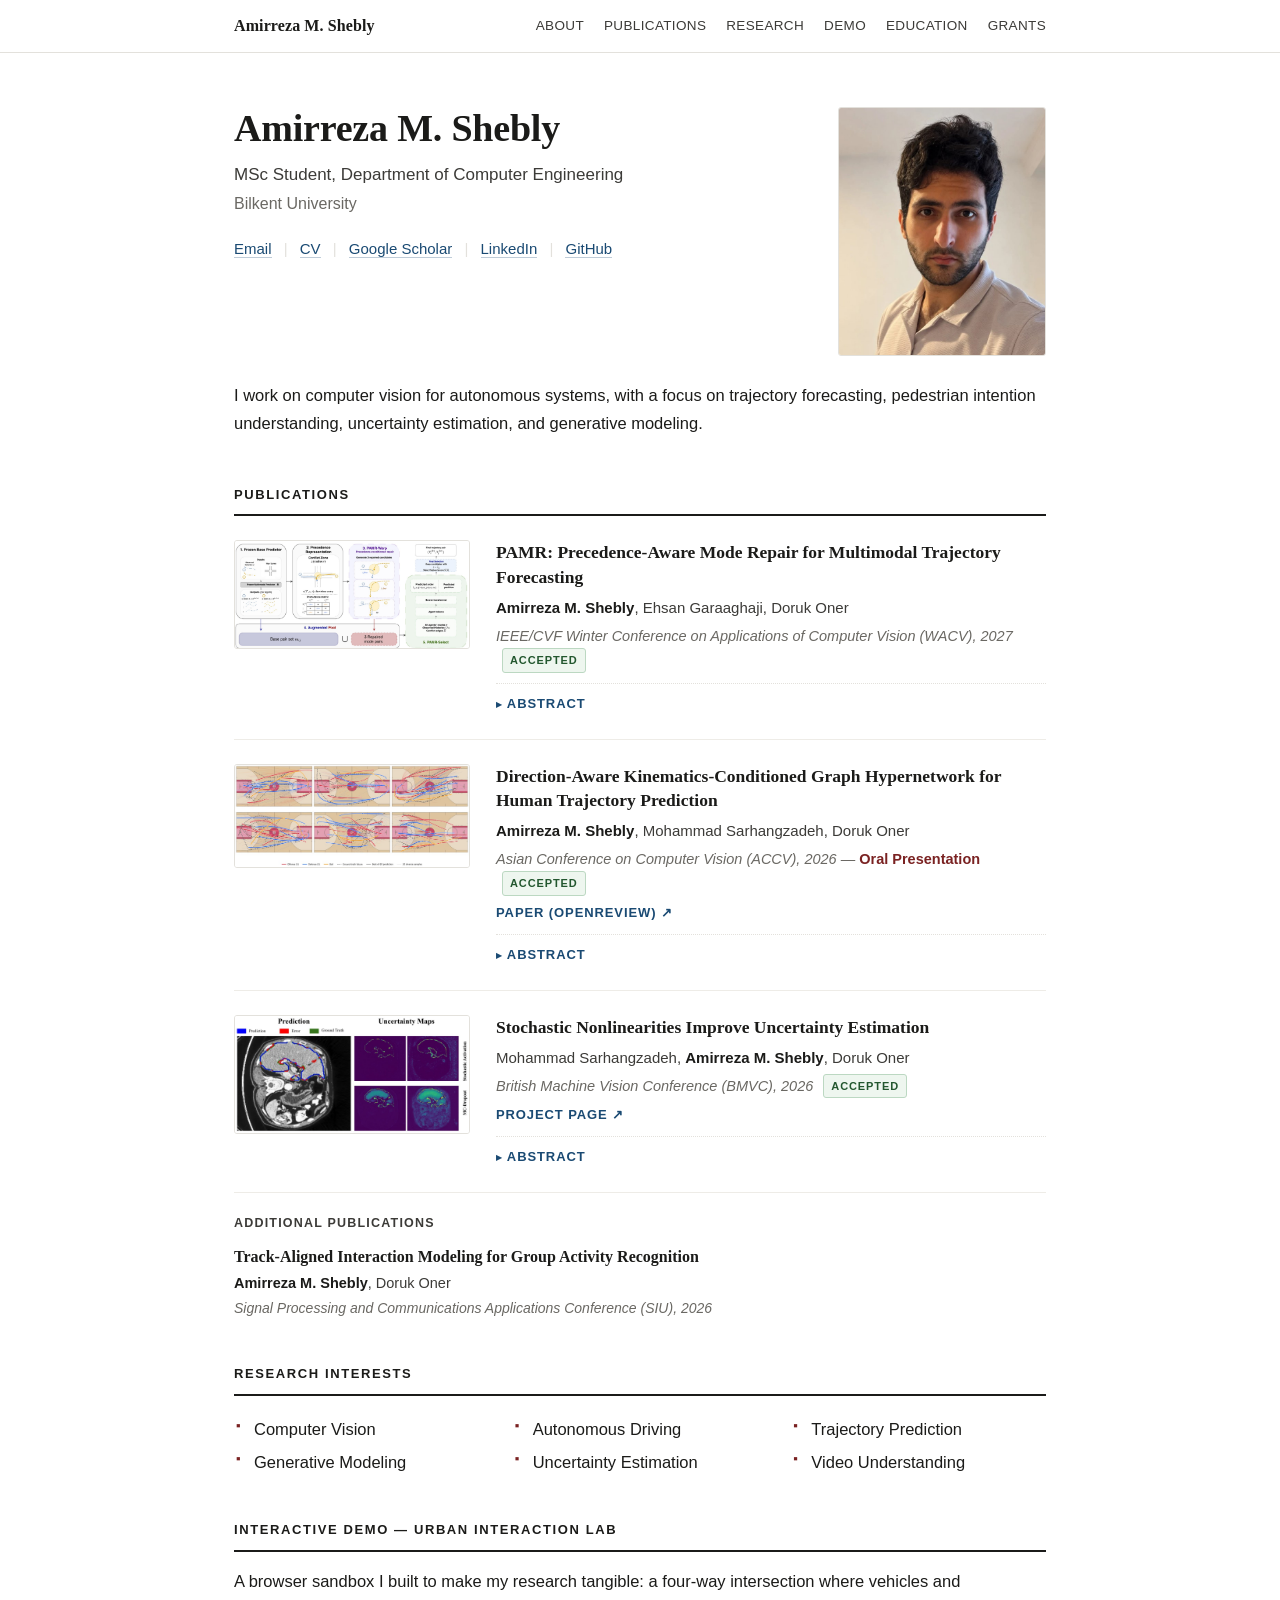
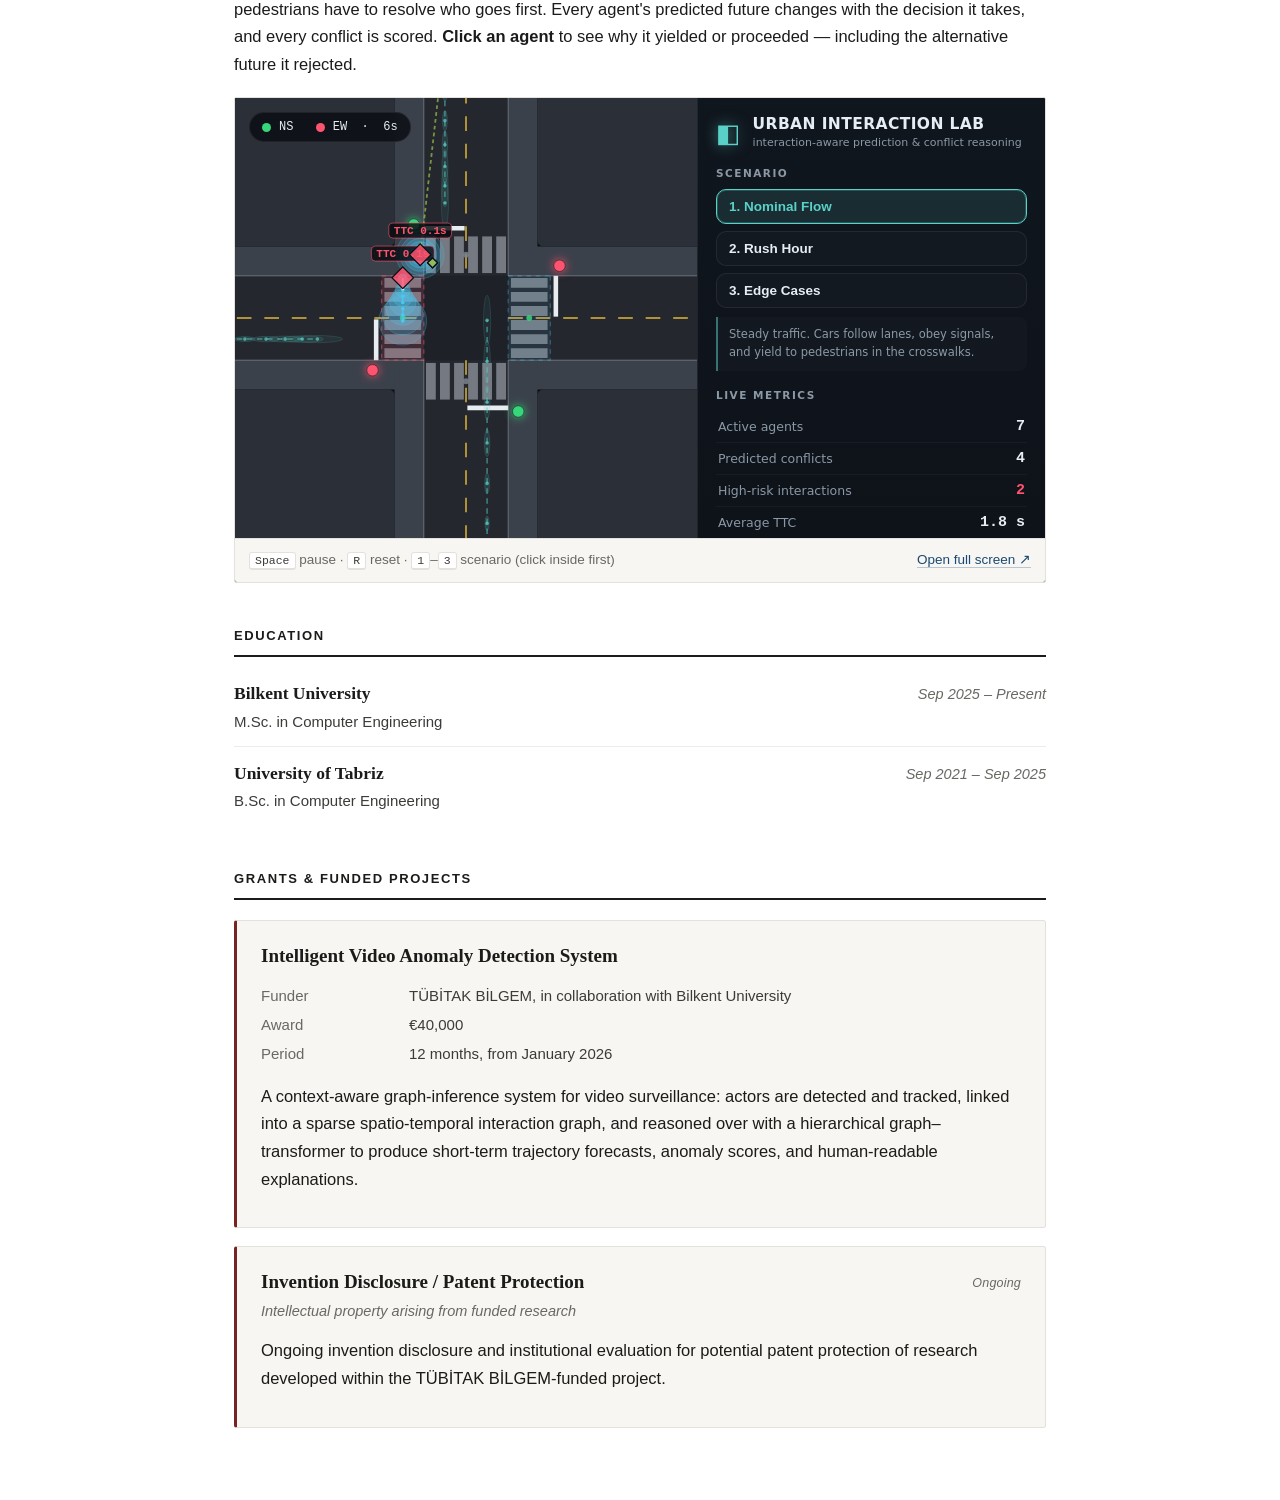
<file: index.html>
<!DOCTYPE html>
<html lang="en">
<head>
<meta charset="utf-8">
<meta name="viewport" content="width=device-width, initial-scale=1">
<title>Amirreza M. Shebly</title>
<meta name="description" content="Amirreza M. Shebly — MSc student in Computer Engineering at Bilkent University. Research interests: computer vision, autonomous driving, trajectory prediction, generative modeling, uncertainty estimation and video understanding.">
<meta name="author" content="Amirreza M. Shebly">

<!-- Open Graph (how the link previews on social / messaging apps) -->
<meta property="og:type" content="website">
<meta property="og:title" content="Amirreza M. Shebly">
<meta property="og:description" content="Computer vision, autonomous driving, trajectory prediction, generative modeling, uncertainty estimation and video understanding. MSc student, Bilkent University.">
<meta property="og:image" content="assets/profile.jpg">

<link rel="stylesheet" href="css/style.css">
<link rel="icon" href="data:image/svg+xml,%3Csvg xmlns='http://www.w3.org/2000/svg' viewBox='0 0 64 64'%3E%3Crect width='64' height='64' fill='%231b1b19'/%3E%3Ctext x='32' y='45' font-family='Georgia,serif' font-size='34' fill='%23ffffff' text-anchor='middle'%3EA%3C/text%3E%3C/svg%3E">
</head>
<body>

<!-- ======================================================== navigation -- -->
<nav class="nav">
  <div class="wrap">
    <a class="nav-name" href="#top">Amirreza M. Shebly</a>
    <div class="nav-links">
      <a href="#about">About</a>
      <a href="#publications">Publications</a>
      <a href="#research">Research</a>
      <a href="#demo">Demo</a>
      <a href="#education">Education</a>
      <a href="#grants">Grants</a>
    </div>
  </div>
</nav>

<!-- ========================================================== masthead -- -->
<header class="masthead" id="top">
  <div class="wrap">
    <div class="masthead-grid">
      <div>
        <h1>Amirreza M. Shebly</h1>
        <p class="role">MSc Student, Department of Computer Engineering</p>
        <p class="affil">Bilkent University</p>
        <p class="contact-line">
          <a href="mailto:amirreza@bilkent.edu.tr">Email</a>
          <span class="sep">|</span>
          <a href="assets/cv.pdf">CV</a>
          <span class="sep">|</span>
          <a href="https://scholar.google.com/citations?user=UZiwQdQAAAAJ&amp;hl=en">Google&nbsp;Scholar</a>
          <span class="sep">|</span>
          <a href="https://www.linkedin.com/in/amirreza-m-shebly-b6b193293/">LinkedIn</a>
          <span class="sep">|</span>
          <a href="https://github.com/AmirMShebly">GitHub</a>
        </p>
      </div>

      <figure class="portrait">
        <img src="assets/profile.jpg" alt="Portrait of Amirreza M. Shebly" width="600" height="720">
      </figure>
    </div>

    <div class="bio" id="about">
      <p>
        I work on computer vision for autonomous systems, with a focus on trajectory forecasting,
        pedestrian intention understanding, uncertainty estimation, and generative modeling.
      </p>
    </div>
  </div>
</header>

<!-- ====================================================== publications -- -->
<section id="publications">
  <div class="wrap">
    <h2 class="section-head">Publications</h2>

    <!-- ---------------------------------------------------------- PAMR -- -->
    <article class="pub">
      <figure class="pub-fig">
        <img src="assets/pub-pamr.jpg" alt="The PAMR pipeline: a frozen multimodal predictor feeds a precedence representation over a shared conflict zone; PAMR-Warp generates three repaired candidates (i-first, j-first, tie) into an augmented pool, and PAMR-Select predicts the interaction order and returns the highest-scoring order-consistent trajectory pair.">
      </figure>
      <div>
        <h3 class="pub-title">PAMR: Precedence-Aware Mode Repair for Multimodal Trajectory Forecasting</h3>
        <p class="pub-authors"><span class="me">Amirreza M. Shebly</span>, Ehsan Garaaghaji, Doruk Oner</p>
        <p class="pub-venue">
          IEEE/CVF Winter Conference on Applications of Computer Vision (WACV), 2027
          <span class="tag tag-accepted">Accepted</span>
        </p>
        <details class="abs">
          <summary>Abstract</summary>
          <p class="abs-body">
            Multimodal trajectory forecasting models generate multiple future hypotheses and are
            typically evaluated through geometric displacement or endpoint errors. In interactive
            driving, however, an important source of uncertainty is ordinal: which agent enters a
            shared conflict zone first. We formalize this uncertainty as a precedence relation over
            agent&ndash;zone entry events and introduce three diagnostics that make it measurable:
            precedence coverage, order-collapse rate, and bad-winner selection. Across four widely
            used datasets and multiple forecasting model families, we find that learned
            <i>K</i>-mode predictors fail in all three aspects. First, they often fail to include the
            ground-truth precedence relation among their predicted modes. Second, their modes
            frequently collapse to redundant interaction orders despite being geometrically diverse.
            Third, even when a correct-order mode is present, the selected mode can still realize the
            wrong precedence. We propose PAMR, a Precedence-Aware Mode Repair pipeline that operates
            post-hoc on frozen multimodal predictors. PAMR has two stages. PAMR-Warp re-times base
            modes via a monotonic time-warp to generate precedence-targeted candidates. PAMR-Select
            then estimates the precedence from agent context and selects an order-consistent mode
            from the augmented pool of base and refined candidates. Across all four datasets, PAMR
            improves precedence coverage, lowers order-collapse rate, and reduces bad-winner
            selection while preserving geometric accuracy.
          </p>
        </details>
      </div>
    </article>

    <!-- --------------------------------------------------------- MEDIG -- -->
    <article class="pub">
      <figure class="pub-fig">
        <img src="assets/pub-medig.jpg" alt="Qualitative multi-agent forecasts on the NBA benchmark: observed tracks, ground-truth futures, best-of-20 predictions and 20 diverse samples for ten players and the ball.">
      </figure>
      <div>
        <h3 class="pub-title">Direction-Aware Kinematics-Conditioned Graph Hypernetwork for Human Trajectory Prediction</h3>
        <p class="pub-authors"><span class="me">Amirreza M. Shebly</span>, Mohammad Sarhangzadeh, Doruk Oner</p>
        <p class="pub-venue">
          Asian Conference on Computer Vision (ACCV), 2026 &mdash; <span class="oral">Oral Presentation</span>
          <span class="tag tag-accepted">Accepted</span>
        </p>
        <p class="pub-links"><a href="https://openreview.net/forum?id=p1jU27FOVE">Paper (OpenReview)&nbsp;&#8599;</a></p>
        <details class="abs">
          <summary>Abstract</summary>
          <p class="abs-body">
            Accurate human trajectory prediction requires modeling not only where pedestrians are,
            but also how they are moving relative to one another. Existing graph-based methods often
            rely on geometric proximity or learned attention, which can produce interaction
            structures weakly tied to physical motion cues. We propose a kinematics-conditioned graph
            hypernetwork for trajectory prediction, where inter-agent messages are generated from
            relative motion features such as velocity, alignment, directionality, and
            time-to-collision. This allows the model to capture anisotropic and context-dependent
            interactions while maintaining sparse, motion-grounded connectivity. The proposed
            framework supports both deterministic and probabilistic prediction and reduces
            unnecessary message passing without sacrificing accuracy. Experiments on widely used
            trajectory prediction benchmarks show that our approach improves over representative
            graph-based baselines and remains competitive with stronger recent attention- and
            transformer-style models, while offering stable sparsification and lower computational
            overhead.
          </p>
        </details>
      </div>
    </article>

    <!-- -------------------------------------------------------- StoAct -- -->
    <article class="pub">
      <figure class="pub-fig">
        <img src="assets/pub-stoact.jpg" alt="Uncertainty quality under test-time stress: a CT segmentation with predicted mask, ground truth and errors alongside uncertainty maps from stochastic activation switching and from MC Dropout.">
      </figure>
      <div>
        <h3 class="pub-title">Stochastic Nonlinearities Improve Uncertainty Estimation</h3>
        <p class="pub-authors">Mohammad Sarhangzadeh, <span class="me">Amirreza M. Shebly</span>, Doruk Oner</p>
        <p class="pub-venue">
          British Machine Vision Conference (BMVC), 2026
          <span class="tag tag-accepted">Accepted</span>
        </p>
        <p class="pub-links"><a href="https://neuravisionlab.com/Stochastic-Activations-BMVC/">Project page&nbsp;&#8599;</a></p>
        <details class="abs">
          <summary>Abstract</summary>
          <p class="abs-body">
            Uncertainty estimation is crucial for vision tasks involving thin structures, ambiguous
            boundaries, and safety-sensitive decisions, such as aerial road extraction and medical
            image analysis. Many uncertainty estimation methods obtain predictive diversity through
            mechanisms that can suppress intermediate features, perturb the input, or require
            substantial additional computation. Stochastic activation functions, where network units
            randomly select between multiple nonlinearities during a forward pass, have previously
            been used to improve optimization behavior, mitigate limitations of fixed ReLU
            activations, and increase output diversity. In this work, we reframe stochastic
            activation switching as a lightweight mechanism for uncertainty estimation. The proposed
            method samples between nonlinear activation functions, inducing predictive diversity
            while keeping intermediate feature pathways active. This enables uncertainty estimation
            from a single trained model without the training cost of ensembles, task-specific
            uncertainty heads, or architectural redesign. We evaluate the approach across
            classification, semantic segmentation, and out-of-distribution detection using
            convolutional and transformer-based architectures on natural, aerial, and medical
            imagery. Across these settings, stochastic activation switching improves uncertainty
            quality while preserving competitive primary-task performance, showing that stochastic
            nonlinearities provide an effective and information-preserving source of predictive
            variation for visual recognition.
          </p>
        </details>
      </div>
    </article>

    <!-- --------------------------------------- additional publications -- -->
    <div class="pub-more">
      <h3 class="pub-more-head">Additional Publications</h3>
      <div class="pub-compact">
        <h4 class="pub-title">Track-Aligned Interaction Modeling for Group Activity Recognition</h4>
        <p class="pub-authors"><span class="me">Amirreza M. Shebly</span>, Doruk Oner</p>
        <p class="pub-venue">Signal Processing and Communications Applications Conference (SIU), 2026</p>
      </div>
    </div>

  </div>
</section>

<!-- ================================================ research interests -- -->
<section id="research">
  <div class="wrap">
    <h2 class="section-head">Research Interests</h2>
    <ul class="interests">
      <li>Computer Vision</li>
      <li>Autonomous Driving</li>
      <li>Trajectory Prediction</li>
      <li>Generative Modeling</li>
      <li>Uncertainty Estimation</li>
      <li>Video Understanding</li>
    </ul>
  </div>
</section>

<!-- ============================================================== demo -- -->
<section id="demo">
  <div class="wrap">
    <h2 class="section-head">Interactive Demo &mdash; Urban Interaction Lab</h2>
    <p class="demo-intro">
      A browser sandbox I built to make my research tangible: a four-way intersection where
      vehicles and pedestrians have to resolve who goes first. Every agent's predicted future
      changes with the decision it takes, and every conflict is scored.
      <b>Click an agent</b> to see why it yielded or proceeded &mdash; including the alternative
      future it rejected.
    </p>
  </div>

  <div class="wrap-demo">
    <div class="sim-shell">
      <div class="sim-scroll">
        <iframe class="sim-frame" src="sim/index.html" loading="lazy"
                title="Urban Interaction Lab — interactive intersection simulation"></iframe>
      </div>
      <div class="sim-bar">
        <span class="sim-keys">
          <kbd>Space</kbd> pause &middot; <kbd>R</kbd> reset &middot;
          <kbd>1</kbd>&ndash;<kbd>3</kbd> scenario (click inside first)
        </span>
        <span><a href="sim/index.html" target="_blank" rel="noopener">Open full screen &#8599;</a></span>
      </div>
    </div>
  </div>
</section>

<!-- ========================================================= education -- -->
<section id="education">
  <div class="wrap">
    <h2 class="section-head">Education</h2>
    <ul class="edu">
      <li>
        <div class="edu-head">
          <span class="edu-school">Bilkent University</span>
          <span class="edu-date">Sep 2025 &ndash; Present</span>
        </div>
        <div class="edu-degree">M.Sc. in Computer Engineering</div>
      </li>
      <li>
        <div class="edu-head">
          <span class="edu-school">University of Tabriz</span>
          <span class="edu-date">Sep 2021 &ndash; Sep 2025</span>
        </div>
        <div class="edu-degree">B.Sc. in Computer Engineering</div>
      </li>
    </ul>
  </div>
</section>

<!-- ============================================================ grants -- -->
<section id="grants">
  <div class="wrap">
    <h2 class="section-head">Grants &amp; Funded Projects</h2>

    <div class="grant">
      <h3>Intelligent Video Anomaly Detection System</h3>

      <dl>
        <dt>Funder</dt>
        <dd>T&Uuml;B&#304;TAK B&#304;LGEM, in collaboration with Bilkent University</dd>
        <dt>Award</dt>
        <dd>&euro;40,000</dd>
        <dt>Period</dt>
        <dd>12 months, from January 2026</dd>
      </dl>

      <p>
        A context-aware graph-inference system for video surveillance: actors are detected and
        tracked, linked into a sparse spatio-temporal interaction graph, and reasoned over with a
        hierarchical graph&ndash;transformer to produce short-term trajectory forecasts, anomaly
        scores, and human-readable explanations.
      </p>
    </div>

    <div class="grant">
      <h3>Invention Disclosure / Patent Protection <span class="status">Ongoing</span></h3>
      <p class="native">Intellectual property arising from funded research</p>
      <p>
        Ongoing invention disclosure and institutional evaluation for potential patent protection
        of research developed within the T&Uuml;B&#304;TAK B&#304;LGEM-funded project.
      </p>
    </div>
  </div>
</section>

<div class="tail"></div>

</body>
</html>
</file>
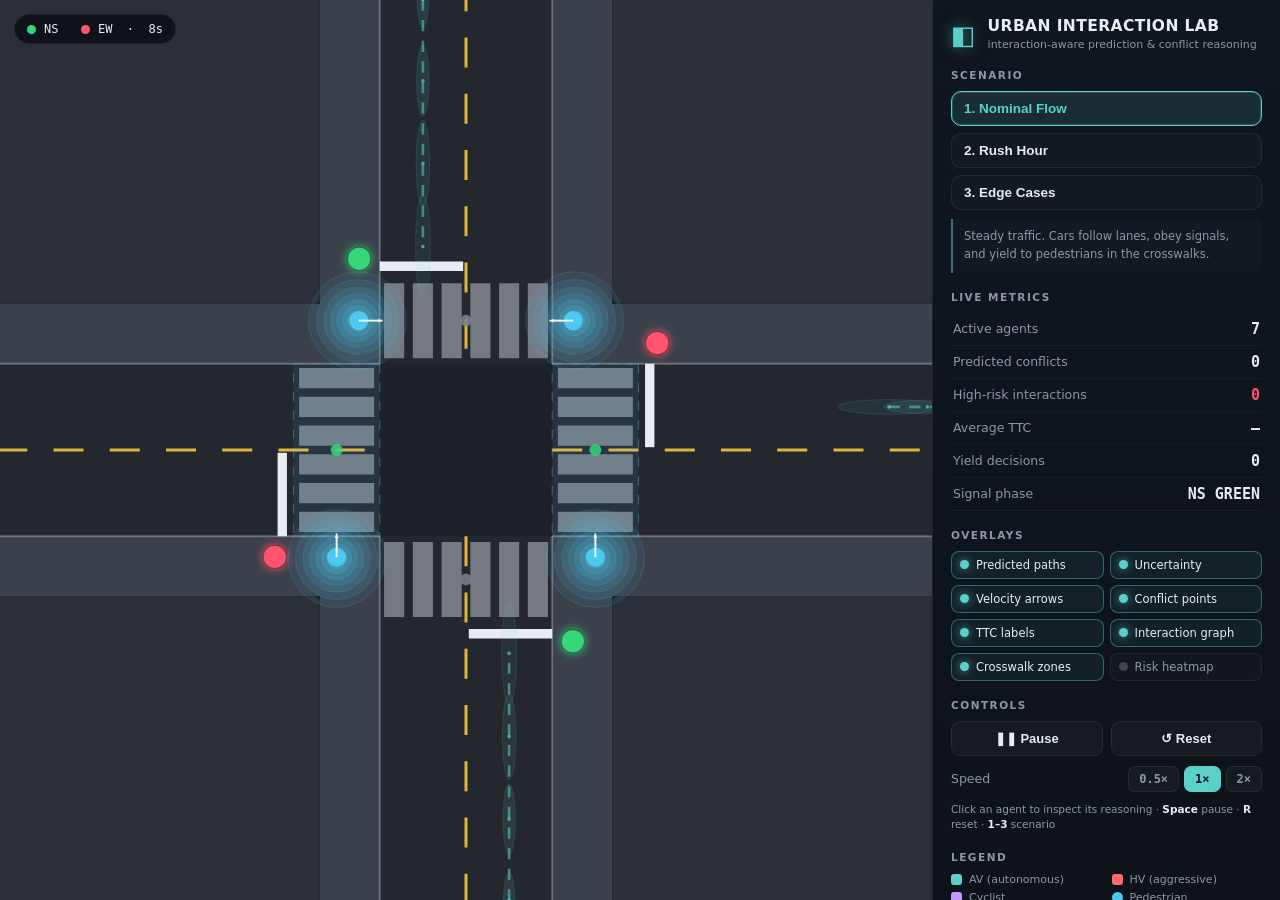
<file: sim/index.html>
<!DOCTYPE html>
<html lang="en">
<head>
<meta charset="UTF-8">
<meta name="viewport" content="width=device-width, initial-scale=1.0">
<title>Urban Interaction Lab</title>
<link rel="stylesheet" href="css/style.css">
</head>
<body>
<div id="app">

  <!-- ===================== STAGE ===================== -->
  <main id="stage">
    <canvas id="canvas"></canvas>
    <div id="tooltip" class="tooltip"></div>
    <div id="phasepill" class="phasepill"></div>
  </main>

  <!-- ===================== PANEL ===================== -->
  <aside id="panel">
    <header id="brand">
      <div class="mark">◧</div>
      <div>
        <h1>URBAN&nbsp;INTERACTION&nbsp;LAB</h1>
        <p class="sub">interaction-aware prediction &amp; conflict reasoning</p>
      </div>
    </header>

    <section class="block">
      <h2>Scenario</h2>
      <div id="scenario-buttons"></div>
      <p id="scenario-desc" class="desc"></p>
    </section>

    <section class="block">
      <h2>Live Metrics</h2>
      <div class="stats">
        <div class="stat"><span class="k">Active agents</span><span class="v" id="m-active">0</span></div>
        <div class="stat"><span class="k">Predicted conflicts</span><span class="v" id="m-conflicts">0</span></div>
        <div class="stat"><span class="k">High-risk interactions</span><span class="v hot" id="m-high">0</span></div>
        <div class="stat"><span class="k">Average TTC</span><span class="v" id="m-ttc">–</span></div>
        <div class="stat"><span class="k">Yield decisions</span><span class="v" id="m-yields">0</span></div>
        <div class="stat"><span class="k">Signal phase</span><span class="v" id="m-phase">–</span></div>
      </div>
    </section>

    <section class="block" id="agent-block" style="display:none">
      <h2>Selected Agent</h2>
      <div id="agent-card"></div>
    </section>

    <section class="block">
      <h2>Overlays</h2>
      <div id="overlay-toggles" class="toggles"></div>
    </section>

    <section class="block">
      <h2>Controls</h2>
      <div class="controls">
        <button id="btn-pause" class="ctrl">❚❚ Pause</button>
        <button id="btn-reset" class="ctrl">↺ Reset</button>
      </div>
      <div class="speed-row">
        <span class="k">Speed</span>
        <div class="speed-btns">
          <button class="speed-btn" data-speed="0.5">0.5×</button>
          <button class="speed-btn" data-speed="1">1×</button>
          <button class="speed-btn" data-speed="2">2×</button>
        </div>
      </div>
      <p class="hint">Click an agent to inspect its reasoning · <b>Space</b> pause · <b>R</b> reset · <b>1–3</b> scenario</p>
    </section>

    <section class="block">
      <h2>Legend</h2>
      <div id="legend" class="legend"></div>
    </section>
  </aside>
</div>

<script src="js/config.js"></script>
<script src="js/vector.js"></script>
<script src="js/road.js"></script>
<script src="js/trafficlight.js"></script>
<script src="js/prediction.js"></script>
<script src="js/agents.js"></script>
<script src="js/conflict.js"></script>
<script src="js/reasoning.js"></script>
<script src="js/simulation.js"></script>
<script src="js/render.js"></script>
<script src="js/ui.js"></script>
<script src="js/main.js"></script>
</body>
</html>
</file>
<file: css/style.css>
/* ==========================================================================
   Academic personal site — Amirreza M. Shebly
   Deliberately plain: light background, one accent colour, no animation.
   ========================================================================== */

:root {
  --bg:        #ffffff;
  --bg-soft:   #f7f6f3;
  --ink:       #1b1b19;
  --ink-2:     #3c3b38;
  --muted:     #6a6863;
  --rule:      #e3e1dc;
  --rule-soft: #eeece7;
  --link:      #1a4a73;
  --link-hov:  #0f3253;
  --accent:    #7a2222;

  --serif: Georgia, "Iowan Old Style", "Times New Roman", Times, serif;
  --sans:  -apple-system, BlinkMacSystemFont, "Segoe UI", Roboto, "Helvetica Neue", Arial, sans-serif;
  --mono:  ui-monospace, SFMono-Regular, "SF Mono", Menlo, Consolas, monospace;

  --wrap: 860px;
}

*, *::before, *::after { box-sizing: border-box; }

html { -webkit-text-size-adjust: 100%; scroll-behavior: smooth; }

body {
  margin: 0;
  background: var(--bg);
  color: var(--ink);
  font-family: var(--sans);
  font-size: 16.5px;
  line-height: 1.68;
  -webkit-font-smoothing: antialiased;
}

img { max-width: 100%; height: auto; display: block; }
figure { margin: 0; }   /* browsers default to 1em 40px, which shrinks the figures */

a { color: var(--link); text-decoration: none; border-bottom: 1px solid rgba(26, 74, 115, 0.28); }
a:hover { color: #0f3253; border-bottom-color: currentColor; }

.wrap { max-width: var(--wrap); margin: 0 auto; padding: 0 24px; }
/* the demo sits flush with the text column */
.wrap-demo { max-width: var(--wrap); margin: 0 auto; padding: 0 24px; }

/* ------------------------------------------------------------------ nav -- */
.nav {
  position: sticky; top: 0; z-index: 20;
  background: rgba(255, 255, 255, 0.95);
  backdrop-filter: saturate(180%) blur(6px);
  border-bottom: 1px solid var(--rule);
}
.nav .wrap { display: flex; align-items: center; justify-content: space-between;
             gap: 18px; min-height: 52px; flex-wrap: wrap; }
.nav-name { font-family: var(--serif); font-size: 16px; font-weight: 700;
            letter-spacing: 0.1px; color: var(--ink); border: 0; }
.nav-name:hover { color: var(--ink); }
.nav-links { display: flex; gap: 20px; flex-wrap: wrap; }
.nav-links a {
  font-size: 13.5px; color: var(--ink-2); border: 0;
  letter-spacing: 0.35px; text-transform: uppercase;
}
.nav-links a:hover { color: var(--link); }

/* --------------------------------------------------------------- header -- */
.masthead { padding: 54px 0 4px; }
.masthead-grid {
  display: grid;
  grid-template-columns: 1fr 208px;
  gap: 40px;
  align-items: start;
}
.masthead h1 {
  font-family: var(--serif);
  font-size: 38px;
  line-height: 1.15;
  margin: 0 0 10px;
  letter-spacing: -0.2px;
  font-weight: 700;
}
.role { font-size: 17px; color: var(--ink-2); margin: 0 0 2px; }
.affil { font-size: 16px; color: var(--muted); margin: 0 0 18px; }

.contact-line { font-size: 15px; color: var(--muted); margin: 0 0 6px; }
.contact-line .sep { color: var(--rule); margin: 0 8px; }

.portrait img {
  width: 100%;
  border: 1px solid var(--rule);
  border-radius: 3px;
  background: var(--bg-soft);
}
.portrait figcaption {
  font-size: 12px; color: var(--muted); margin-top: 8px; line-height: 1.45;
}

.bio { margin: 26px 0 0; }
.bio p { margin: 0 0 14px; }
.bio p:last-child { margin-bottom: 0; }

/* -------------------------------------------------------------- section -- */
section { padding: 42px 0 0; }
/* keep anchor targets clear of the sticky nav bar */
section[id], #about, #top { scroll-margin-top: 66px; }
.section-head {
  font-family: var(--sans);
  font-size: 13px;
  text-transform: uppercase;
  letter-spacing: 1.6px;
  font-weight: 700;
  color: var(--ink);
  margin: 0 0 20px;
  padding-bottom: 9px;
  border-bottom: 2px solid var(--ink);
}
.section-note { font-size: 14.5px; color: var(--muted); margin: -8px 0 22px; }

/* ------------------------------------------------------------ interests -- */
/* six short items in three columns, like the CV */
.interests {
  list-style: none; margin: 0; padding: 0;
  display: grid; grid-template-columns: repeat(3, 1fr); gap: 6px 24px;
}
.interests li {
  position: relative;
  padding-left: 20px;
}
.interests li::before {
  content: "▪";
  position: absolute; left: 2px; top: -1px;
  color: var(--accent); font-size: 13px;
}

/* ----------------------------------------------------------- pub  entry -- */
.pub {
  display: grid;
  grid-template-columns: 236px 1fr;
  gap: 26px;
  padding: 24px 0;
  border-top: 1px solid var(--rule-soft);
  align-items: start;
}
.pub:first-of-type { border-top: 0; padding-top: 4px; }

.pub-fig img, .pub-fig svg {
  width: 100%;
  border: 1px solid var(--rule);
  border-radius: 3px;
  background: #fff;
}

.pub-title {
  font-size: 17.5px;
  font-weight: 650;
  line-height: 1.38;
  margin: 0 0 6px;
  color: var(--ink);
  font-family: var(--serif);
}
.pub-authors { font-size: 15px; color: var(--ink-2); margin: 0 0 4px; }
.pub-authors .me { font-weight: 700; color: var(--ink); }
.pub-venue { font-size: 14.5px; color: var(--muted); margin: 0 0 10px; font-style: italic; }
.pub-links {
  font-size: 13px; letter-spacing: 0.9px; text-transform: uppercase; font-weight: 700;
  margin: -4px 0 10px;
}
.pub-links a { border-bottom: 0; }
.pub-venue .oral { font-style: normal; font-weight: 700; color: var(--accent); }

/* additional publications: a compact list, no figure or abstract */
.pub-more { border-top: 1px solid var(--rule-soft); padding-top: 20px; }
.pub-more-head {
  font-family: var(--sans); font-size: 12.5px; text-transform: uppercase;
  letter-spacing: 1.2px; font-weight: 700; color: var(--ink-2); margin: 0 0 12px;
}
.pub-compact .pub-title { font-size: 16px; margin-bottom: 3px; }
.pub-compact .pub-authors { font-size: 14.5px; margin-bottom: 2px; }
.pub-compact .pub-venue { font-size: 14px; margin-bottom: 0; }

.tag {
  display: inline-block;
  font-family: var(--sans);
  font-size: 11px;
  font-style: normal;
  letter-spacing: 0.9px;
  text-transform: uppercase;
  font-weight: 700;
  padding: 2px 7px;
  border-radius: 3px;
  border: 1px solid;
  vertical-align: 1px;
  margin-left: 6px;
}
.tag-accepted { color: #23572f; border-color: #bcd8c2; background: #eef6ef; }
.tag-review   { color: #6a5410; border-color: #e0d3a6; background: #faf5e6; }

details.abs {
  border-top: 1px dotted var(--rule);
  padding-top: 9px;
  margin-top: 4px;
}
details.abs > summary {
  cursor: pointer;
  list-style: none;
  font-size: 13px;
  letter-spacing: 0.9px;
  text-transform: uppercase;
  font-weight: 700;
  color: var(--link);
  outline-offset: 3px;
}
details.abs > summary::-webkit-details-marker { display: none; }
details.abs > summary::before { content: "▸ "; font-size: 11px; }
details.abs[open] > summary::before { content: "▾ "; }
details.abs > summary:hover { color: #0f3253; }
.abs-body {
  font-size: 15px;
  line-height: 1.62;
  color: var(--ink-2);
  margin: 10px 0 2px;
  text-align: justify;
  hyphens: auto;
}
.abs-body em { color: var(--muted); }

/* ------------------------------------------------------------ education -- */
.edu { list-style: none; margin: 0; padding: 0; }
.edu li { padding: 12px 0; border-top: 1px solid var(--rule-soft); }
.edu li:first-child { border-top: 0; padding-top: 2px; }
.edu-head { display: flex; flex-wrap: wrap; justify-content: space-between; align-items: baseline; gap: 2px 16px; }
.edu-school { font-family: var(--serif); font-size: 17.5px; font-weight: 650; color: var(--ink); }
.edu-date { font-size: 14.5px; color: var(--muted); font-style: italic; }
.edu-degree { font-size: 15px; color: var(--ink-2); }

/* ---------------------------------------------------------------- grant -- */
.grant {
  border: 1px solid var(--rule);
  border-left: 3px solid var(--accent);
  border-radius: 3px;
  background: var(--bg-soft);
  padding: 22px 24px;
}
.grant h3 {
  font-family: var(--serif);
  font-size: 19px;
  line-height: 1.35;
  margin: 0 0 4px;
  font-weight: 700;
}
.grant .native { font-size: 14.5px; color: var(--muted); margin: 0 0 14px; font-style: italic; }
.grant h3 + dl { margin-top: 14px; }
.grant + .grant { margin-top: 18px; }
.grant h3 .status {
  float: right;
  font-family: var(--sans);
  font-size: 12.5px;
  font-style: italic;
  font-weight: 400;
  letter-spacing: 0.2px;
  color: var(--muted);
  padding-top: 6px;
}
.grant dl {
  display: grid;
  grid-template-columns: 132px 1fr;
  gap: 4px 16px;
  margin: 0 0 16px;
  font-size: 15px;
}
.grant dt { color: var(--muted); }
.grant dd { margin: 0; color: var(--ink-2); }
.grant p { margin: 0 0 12px; }
.grant ul { margin: 0 0 4px; padding-left: 20px; }
.grant li { margin-bottom: 7px; }
.grant figure { margin: 18px 0 0; }
.grant figure img { border: 1px solid var(--rule); border-radius: 3px; background: #fff; }
.grant figcaption { font-size: 13px; color: var(--muted); margin-top: 8px; line-height: 1.5; }

/* ------------------------------------------------------------------ sim -- */
.demo-intro { margin: -4px 0 18px; }
.sim-shell {
  border: 1px solid var(--rule);
  border-radius: 3px;
  overflow: hidden;
  background: #0b0e13;
}
.sim-scroll { overflow-x: auto; -webkit-overflow-scrolling: touch; }
.sim-frame {
  display: block;
  width: 100%;
  height: 440px;
  border: 0;
}
.sim-bar {
  display: flex; align-items: center; justify-content: space-between;
  gap: 16px; flex-wrap: wrap;
  padding: 10px 14px;
  border-top: 1px solid var(--rule);
  background: var(--bg-soft);
  font-size: 13.5px;
  color: var(--muted);
}
.sim-bar kbd {
  font-family: var(--mono); font-size: 11.5px;
  border: 1px solid var(--rule); border-bottom-width: 2px;
  border-radius: 3px; padding: 1px 5px; background: #fff; color: var(--ink-2);
}
/* ----------------------------------------------------------------- tail -- */
.tail { height: 72px; }   /* breathing room below the last section */

/* ----------------------------------------------------------- responsive -- */
/* the demo goes edge to edge, so the frame stays wide enough for the simulation's side-by-side layout down to 760 px */
@media (max-width: 860px) {
  .wrap-demo { padding: 0; }
  .sim-shell { border-left: 0; border-right: 0; border-radius: 0; }
}

@media (max-width: 760px) {
  body { font-size: 16px; }
  section[id], #about, #top { scroll-margin-top: 104px; }  /* nav wraps to 2 rows */
  .masthead { padding-top: 34px; }
  .masthead-grid { grid-template-columns: 1fr; gap: 24px; }
  .portrait { max-width: 190px; order: -1; }
  .masthead h1 { font-size: 31px; }
  .interests { grid-template-columns: repeat(2, 1fr); }
  .pub { grid-template-columns: 1fr; gap: 14px; }
  .pub-fig { max-width: 420px; }
  .grant dl { grid-template-columns: 1fr; gap: 0 0; }
  .grant dt { margin-top: 8px; font-size: 13px; text-transform: uppercase; letter-spacing: 0.6px; }
  .abs-body { text-align: left; }
  /* phones: the simulation stacks its panel under the intersection, so the frame grows tall */
  .sim-frame { height: 160vw; height: min(160vw, 640px); }
  .sim-keys { display: none; }   /* no keyboard on a phone */
}

@media (max-width: 480px) {
  .interests { grid-template-columns: 1fr; gap: 4px; }
  /* the five header links wrap on narrow phones: space them instead of using "|" so none dangles at a line end */
  .contact-line { display: flex; flex-wrap: wrap; gap: 0 16px; }
  .contact-line .sep { display: none; }
}

@media print {
  .nav, .sim-shell, .sim-bar { display: none; }
  a { color: var(--ink); border: 0; }
  section { break-inside: auto; }
  .pub, .grant { break-inside: avoid; }
}
</file>
<file: sim/css/style.css>
/* ============================================================================
   URBAN INTERACTION LAB — interface
   ============================================================================ */
:root {
  --bg:      #0b0e13;
  --panel:   #0e131a;
  --panel2:  #10161e;
  --ink:     #e6edf3;
  --muted:   #8b98a5;
  --line:    rgba(255,255,255,0.07);
  --accent:  #5ad1c8;
  --av:      #5ad1c8;
  --hv:      #ff6b6b;
  --ped:     #4cc9f0;
  --cyc:     #c197fc;
  --good:    #37d67a;
  --warn:    #f0b429;
  --bad:     #ff5470;
  --mono: ui-monospace, "SF Mono", "JetBrains Mono", Menlo, Consolas, monospace;
}
* { box-sizing: border-box; margin: 0; padding: 0; }
html, body { height: 100%; background: var(--bg); color: var(--ink);
  font-family: "Inter", "Segoe UI", system-ui, -apple-system, sans-serif;
  overflow: hidden; -webkit-font-smoothing: antialiased; }

#app { display: flex; height: 100vh; width: 100vw; }

/* ---------------- stage ---------------- */
#stage { position: relative; flex: 1 1 auto; min-width: 0; background: var(--bg); overflow: hidden; }
#canvas { display: block; width: 100%; height: 100%; cursor: crosshair; }

.tooltip {
  position: absolute; pointer-events: none; opacity: 0; transform: translate(-50%, calc(-100% - 14px));
  background: rgba(9,12,17,0.94); border: 1px solid var(--line); border-radius: 10px;
  padding: 9px 11px; font-family: var(--mono); font-size: 11.5px; line-height: 1.5;
  white-space: nowrap; box-shadow: 0 12px 30px rgba(0,0,0,0.5); transition: opacity 0.1s; z-index: 5;
}
.tooltip .tt-head { font-weight: 700; margin-bottom: 4px; letter-spacing: 0.3px; }
.tooltip .tt-row { color: var(--muted); }
.tooltip .tt-row b { color: var(--ink); font-weight: 600; }

.phasepill {
  position: absolute; top: 14px; left: 14px; padding: 7px 12px; border-radius: 999px;
  background: rgba(9,12,17,0.8); border: 1px solid var(--line); font-family: var(--mono);
  font-size: 12px; display: flex; align-items: center; gap: 8px; backdrop-filter: blur(6px);
}
.phasepill .dot { width: 9px; height: 9px; border-radius: 50%; }

/* ---------------- panel ---------------- */
#panel { flex: 0 0 348px; width: 348px; height: 100%;
  background: linear-gradient(180deg, var(--panel2), var(--panel));
  border-left: 1px solid var(--line); padding: 18px 18px 12px; overflow-y: auto;
  display: flex; flex-direction: column; gap: 18px; }
#panel::-webkit-scrollbar { width: 8px; }
#panel::-webkit-scrollbar-thumb { background: rgba(255,255,255,0.08); border-radius: 4px; }

#brand { display: flex; align-items: center; gap: 12px; }
#brand .mark { font-size: 26px; color: var(--accent); text-shadow: 0 0 14px rgba(90,209,200,0.5); }
#brand h1 { font-size: 15.5px; font-weight: 800; letter-spacing: 0.4px; line-height: 1.1; }
.sub { font-size: 11px; color: var(--muted); margin-top: 3px; }

.block > h2 { font-size: 10.5px; text-transform: uppercase; letter-spacing: 1.5px;
  color: var(--muted); margin-bottom: 10px; font-weight: 700; }

/* scenario buttons */
#scenario-buttons { display: flex; flex-direction: column; gap: 7px; }
.scn-btn { text-align: left; padding: 9px 12px; border-radius: 10px; border: 1px solid var(--line);
  background: rgba(255,255,255,0.02); color: var(--ink); cursor: pointer;
  transition: border-color .16s, background .16s; font-size: 13.5px; font-weight: 600; }
.scn-btn:hover { background: rgba(90,209,200,0.06); border-color: rgba(90,209,200,0.4); }
.scn-btn.active { border-color: var(--accent); background: rgba(90,209,200,0.12);
  box-shadow: inset 0 0 0 1px rgba(90,209,200,0.25); color: var(--accent); }
.desc { margin-top: 9px; font-size: 11.5px; line-height: 1.55; color: var(--muted);
  padding: 9px 11px; border-left: 2px solid rgba(90,209,200,0.5); background: rgba(255,255,255,0.02);
  border-radius: 0 8px 8px 0; }

/* stats */
.stats { display: flex; flex-direction: column; }
.stat { display: grid; grid-template-columns: 1fr auto; align-items: center; padding: 7px 2px;
  border-bottom: 1px solid rgba(255,255,255,0.04); }
.stat .k { font-size: 12.5px; color: var(--muted); }
.stat .v { font-size: 15px; font-weight: 700; font-family: var(--mono); }
.stat .v.hot { color: var(--bad); }

/* selected-agent card */
#agent-block { border: 1px solid rgba(90,209,200,0.25); border-radius: 12px; padding: 12px; background: rgba(90,209,200,0.03); }
.card-head { display: flex; align-items: center; gap: 8px; margin-bottom: 10px; }
.card-id { font-family: var(--mono); font-size: 15px; font-weight: 700; }
.badge { font-family: var(--mono); font-size: 10px; font-weight: 700; padding: 2px 7px; border-radius: 6px; letter-spacing: 0.5px; }
.badge.type { background: rgba(255,255,255,0.08); color: var(--ink); }
.badge.dec-YIELD, .badge.dec-WAIT { background: rgba(240,180,41,0.18); color: var(--warn); }
.badge.dec-STOP { background: rgba(255,84,112,0.18); color: var(--bad); }
.badge.dec-PROCEED, .badge.dec-FOLLOW, .badge.dec-CROSS { background: rgba(55,214,122,0.16); color: var(--good); }
.badge.dec-APPROACH { background: rgba(139,152,165,0.18); color: var(--muted); }
.card-rows { display: flex; flex-direction: column; gap: 3px; margin-bottom: 10px; }
.card-row { display: grid; grid-template-columns: auto 1fr; gap: 8px; font-size: 12px; }
.card-row .rk { color: var(--muted); } .card-row .rv { font-family: var(--mono); text-align: right; }
.hyp-title { font-size: 10px; text-transform: uppercase; letter-spacing: 1px; color: var(--muted); margin: 4px 0 6px; }
.hyp { margin-bottom: 7px; }
.hyp-top { display: flex; justify-content: space-between; font-size: 11.5px; margin-bottom: 3px; }
.hyp-top .hl { color: var(--muted); } .hyp.sel .hl { color: var(--accent); font-weight: 600; }
.hyp-top .hp { font-family: var(--mono); }
.hyp-desc { font-size: 11px; color: var(--muted); margin-bottom: 4px; }
.hyp-bar { height: 5px; border-radius: 3px; background: rgba(255,255,255,0.08); overflow: hidden; }
.hyp-bar > div { height: 100%; border-radius: 3px; background: var(--muted); }
.hyp.sel .hyp-bar > div { background: var(--accent); }
.because { margin-top: 8px; font-size: 11.5px; line-height: 1.5; color: var(--ink);
  padding: 8px 10px; background: rgba(255,255,255,0.03); border-radius: 8px; border-left: 2px solid var(--accent); }
.deselect { margin-top: 10px; width: 100%; padding: 7px; font-size: 11.5px; cursor: pointer;
  background: transparent; border: 1px solid var(--line); border-radius: 8px; color: var(--muted); }
.deselect:hover { color: var(--ink); border-color: var(--muted); }

/* overlay toggles */
.toggles { display: grid; grid-template-columns: 1fr 1fr; gap: 6px; }
.tgl { display: flex; align-items: center; gap: 7px; padding: 6px 8px; border-radius: 8px;
  border: 1px solid var(--line); background: rgba(255,255,255,0.02); cursor: pointer; font-size: 11.5px; color: var(--muted); }
.tgl:hover { border-color: rgba(90,209,200,0.35); }
.tgl.on { color: var(--ink); border-color: rgba(90,209,200,0.4); background: rgba(90,209,200,0.07); }
.tgl .sw { width: 9px; height: 9px; border-radius: 50%; background: rgba(255,255,255,0.2); flex: none; }
.tgl.on .sw { background: var(--accent); box-shadow: 0 0 8px rgba(90,209,200,0.7); }

/* controls */
.controls { display: flex; gap: 8px; }
.ctrl { flex: 1; padding: 9px; border-radius: 9px; border: 1px solid var(--line); background: rgba(255,255,255,0.03);
  color: var(--ink); font-size: 13px; font-weight: 600; cursor: pointer; transition: background .15s, border-color .15s; }
.ctrl:hover { background: rgba(90,209,200,0.08); border-color: rgba(90,209,200,0.4); }
.speed-row { display: flex; align-items: center; justify-content: space-between; margin-top: 10px; }
.speed-row .k { font-size: 12.5px; color: var(--muted); }
.speed-btns { display: flex; gap: 5px; }
.speed-btn { padding: 5px 10px; border-radius: 7px; border: 1px solid var(--line); background: rgba(255,255,255,0.03);
  color: var(--muted); font-size: 12px; font-weight: 600; cursor: pointer; font-family: var(--mono); }
.speed-btn:hover { color: var(--ink); }
.speed-btn.active { color: #06121a; background: var(--accent); border-color: var(--accent); }
.hint { margin-top: 10px; font-size: 10.5px; color: var(--muted); line-height: 1.5; }
.hint b { color: var(--ink); }

/* legend */
.legend { display: grid; grid-template-columns: 1fr 1fr; gap: 5px 10px; font-size: 11px; color: var(--muted); }
.legend .li { display: flex; align-items: center; gap: 7px; }
.legend .sw { width: 11px; height: 11px; border-radius: 3px; flex: none; }
.legend .sw.round { border-radius: 50%; }

#foot { margin-top: auto; padding-top: 12px; font-size: 10px; color: rgba(139,152,165,0.6);
  border-top: 1px solid var(--line); text-align: center; }

@media (max-width: 760px) {
  #app { flex-direction: column; }
  #panel { flex: none; width: 100%; height: 44%; border-left: none; border-top: 1px solid var(--line); }
  #stage { height: 56%; }
  #agent-block { order: -1; }   /* a tapped agent's card comes first, right under the intersection */
}
</file>
